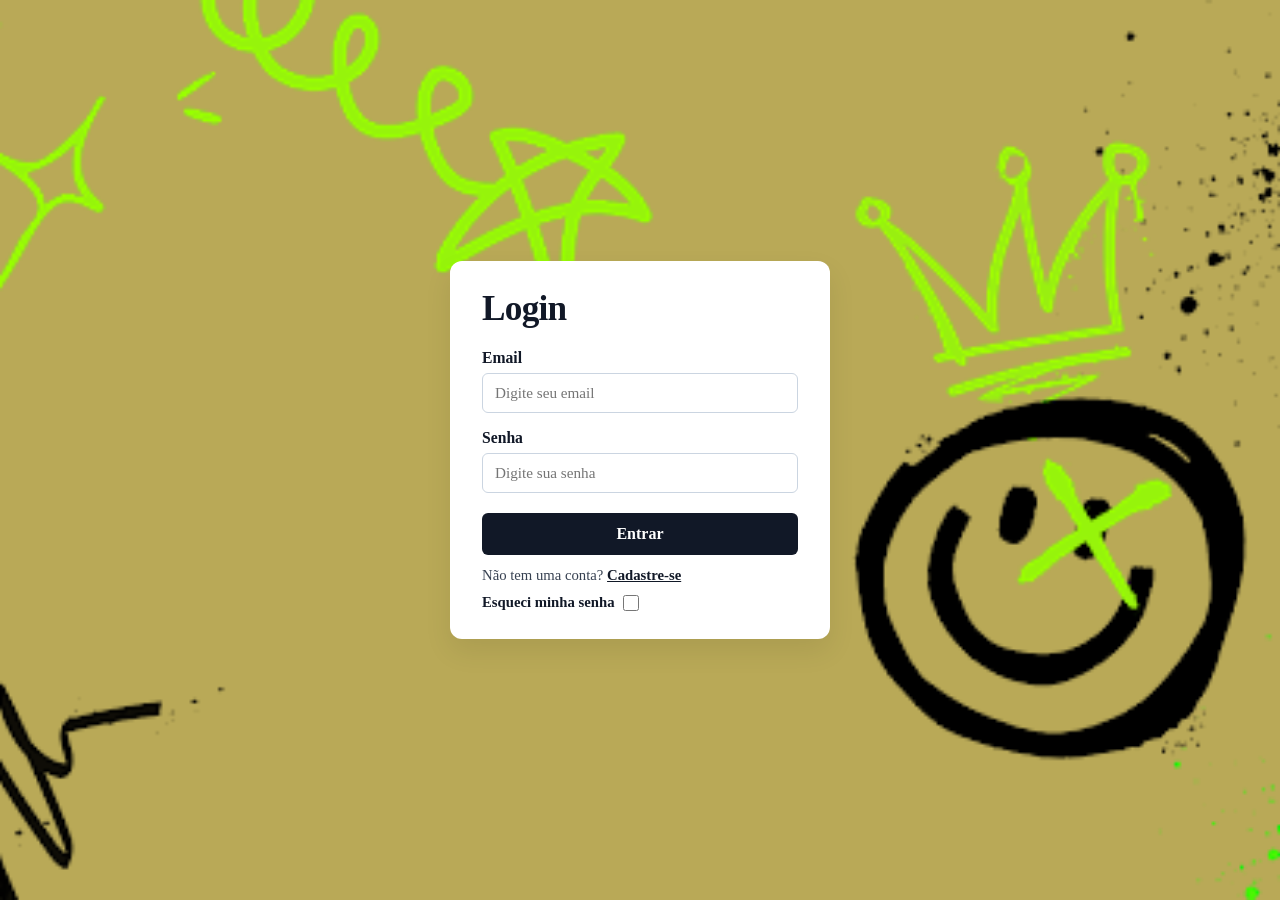
<file: index.html>
<!DOCTYPE html>
<html lang="pt-BR">
<head>
  <link rel="stylesheet" href="style.css">
  <meta charset="UTF-8">
  <meta name="viewport" content="width=device-width, initial-scale=1.0">
  <title>Bem-Vindo!</title>
</head>
<body>
  <main class="caixa-login">
    <h1 class="titulo-login">Login</h1>

    <div class="campo">
      <label for="email">Email</label>
      <input type="email" name="email" id="email" placeholder="Digite seu email">
    </div>

    <div class="campo">
      <label for="senha">Senha</label>
      <input type="password" name="senha" id="senha" placeholder="Digite sua senha">
    </div>

    <div class="campo">
      <button type="submit">Entrar</button>

      <div class="linha-cadastro">
        <p>Não tem uma conta? <a href="cadastro.html">Cadastre-se</a></p>

        <div class="linha-senha">
          <label for="esqueci">Esqueci minha senha</label>
          <input type="checkbox" name="esqueci" id="esqueci">
        </div>
      </div>
    </div>
  </main>
</body>
</html>
</file>
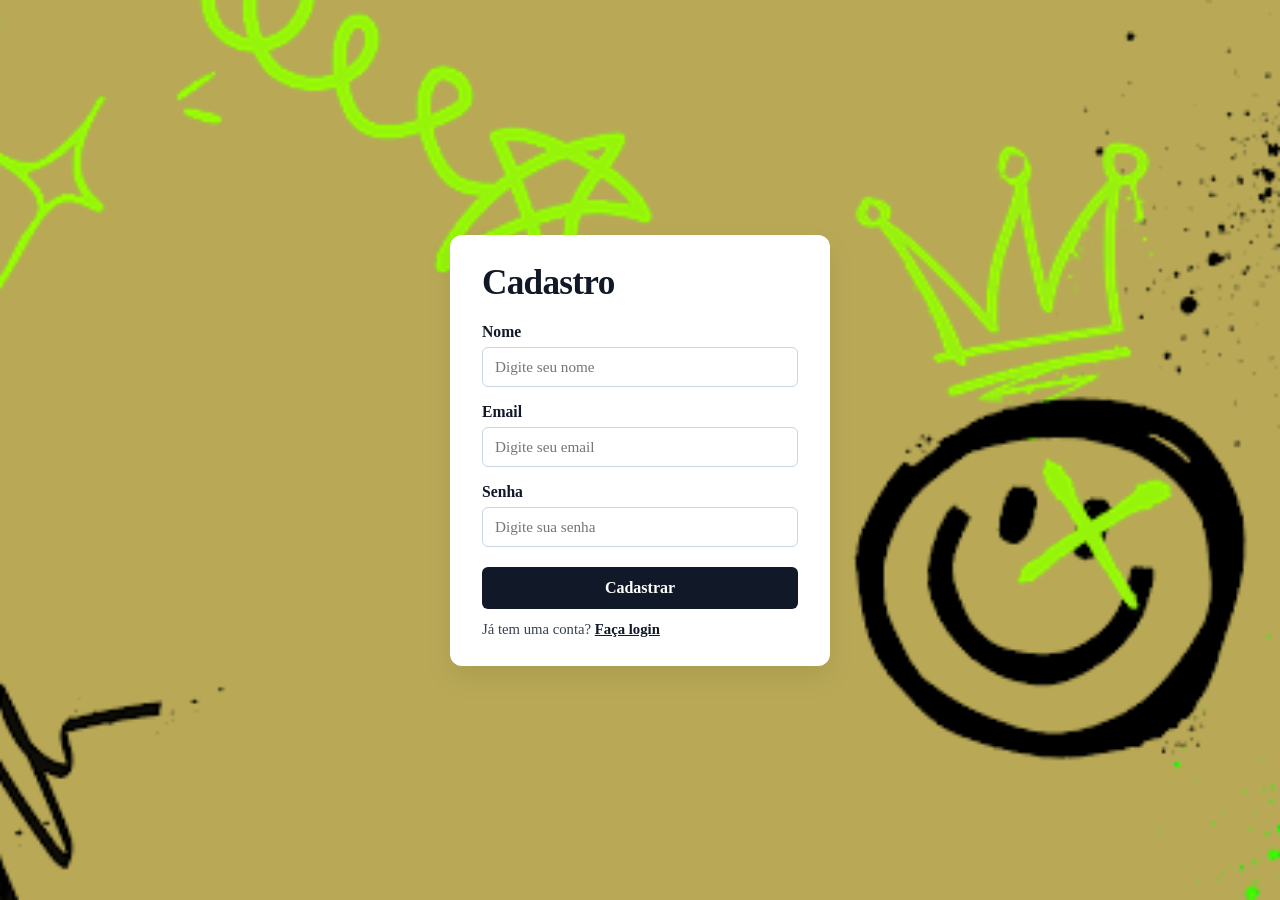
<file: cadastro.html>
<!DOCTYPE html>
<html lang="pt-BR">
<head>
    <link rel="stylesheet" href="style.css">
    <meta charset="UTF-8">
    <meta name="viewport" content="width=device-width, initial-scale=1.0">
    <title>Cadastro</title>
</head>
<body>
    <main class="caixa-login">
        <h1 class="titulo-login">Cadastro</h1>

        <div class="campo">
            <label for="nome">Nome</label>
            <input type="text" name="nome" id="nome" placeholder="Digite seu nome">
        </div>

        <div class="campo">
            <label for="email">Email</label>
            <input type="email" name="email" id="email" placeholder="Digite seu email">
        </div>

        <div class="campo">
            <label for="senha">Senha</label>
            <input type="password" name="senha" id="senha" placeholder="Digite sua senha">
        </div>

        <div class="campo">
            <button type="submit">Cadastrar</button>

            <div class="linha-cadastro">
                <p>Já tem uma conta? <a href="index.html">Faça login</a></p>
            </div>
        </div>
</body>
</html>
</file>
<file: style.css>
* {
  box-sizing: border-box;
  margin: 0;
  padding: 0;
}

body {
  min-height: 100vh;
  display: flex;
  justify-content: center;
  align-items: center;
  background-color: #e5e7eb;
  font-family: Georgia, 'Times New Roman', serif;
  color: #111827;
}

.caixa-login {
  width: 100%;
  max-width: 380px;
  padding: 28px 32px;
  background-color: #ffffff;
  border-radius: 12px;
  box-shadow: 0 12px 28px rgba(0, 0, 0, 0.08);
  display: flex;
  flex-direction: column;
  gap: 16px;
}

h1,
.titulo-login {
  font-family: Georgia, 'Times New Roman', serif;
  font-size: 2.2rem;
  font-weight: 700;
  letter-spacing: -0.02em;
  color: #111827;
  margin-bottom: 4px;
}

.campo {
  display: flex;
  flex-direction: column;
  gap: 6px;
}

.campo label {
  font-size: 0.98rem;
  font-weight: 600;
}

.campo input[type="email"],
.campo input[type="password"] {
  width: 100%;
  height: 40px;
  padding: 0 12px;
  font-family: inherit;
  font-size: 0.95rem;
  color: #111827;
  background-color: #ffffff;
  border: 1px solid #cbd5e1;
  border-radius: 6px;
}

.campo input:focus {
  outline: 2px solid #111827;
  outline-offset: 1px;
}

.campo button[type="submit"] {
  width: 100%;
  height: 42px;
  margin-top: 4px;
  background-color: #111827;
  color: #ffffff;
  font-family: inherit;
  font-size: 1rem;
  font-weight: 600;
  border: none;
  border-radius: 6px;
  cursor: pointer;
}

.campo button[type="submit"]:hover {
  background-color: #1f2937;
}

.linha-cadastro {
  display: flex;
  flex-direction: column;
  gap: 10px;
  margin-top: 6px;
  font-size: 0.92rem;
}

.linha-cadastro p {
  color: #374151;
}

.linha-cadastro a {
  color: #111827;
  font-weight: 600;
}

.linha-senha {
  display: flex;
  align-items: center;
  gap: 8px;
}

.linha-senha label {
  font-size: 0.92rem;
  font-weight: 600;
  cursor: pointer;
}

.linha-senha input[type="checkbox"] {
  width: 16px;
  height: 16px;
  cursor: pointer;
}
body {
  min-height: 100vh;
  display: flex;
  justify-content: center;
  align-items: center;
  background-color: #b9a957; /* Troque aqui pela cor que você quiser */
  font-family: Georgia, serif;
  color: #111827;
}
.campo input[type="text"] {
  width: 100%;
  height: 40px;
  padding: 0 12px;
  font-family: inherit;
  font-size: 0.95rem;
  color: #111827;
  background-color: #ffffff;
  border: 1px solid #cbd5e1;
  border-radius: 6px;
}
body {
  min-height: 100vh;
  display: flex;
  justify-content: center;
  align-items: center;
  font-family: Georgia, serif;
  color: #111827;

  background-image: url("fundo-elementos.png");
  background-size: cover;
  background-position: center;
  background-repeat: no-repeat;
}
</file>
